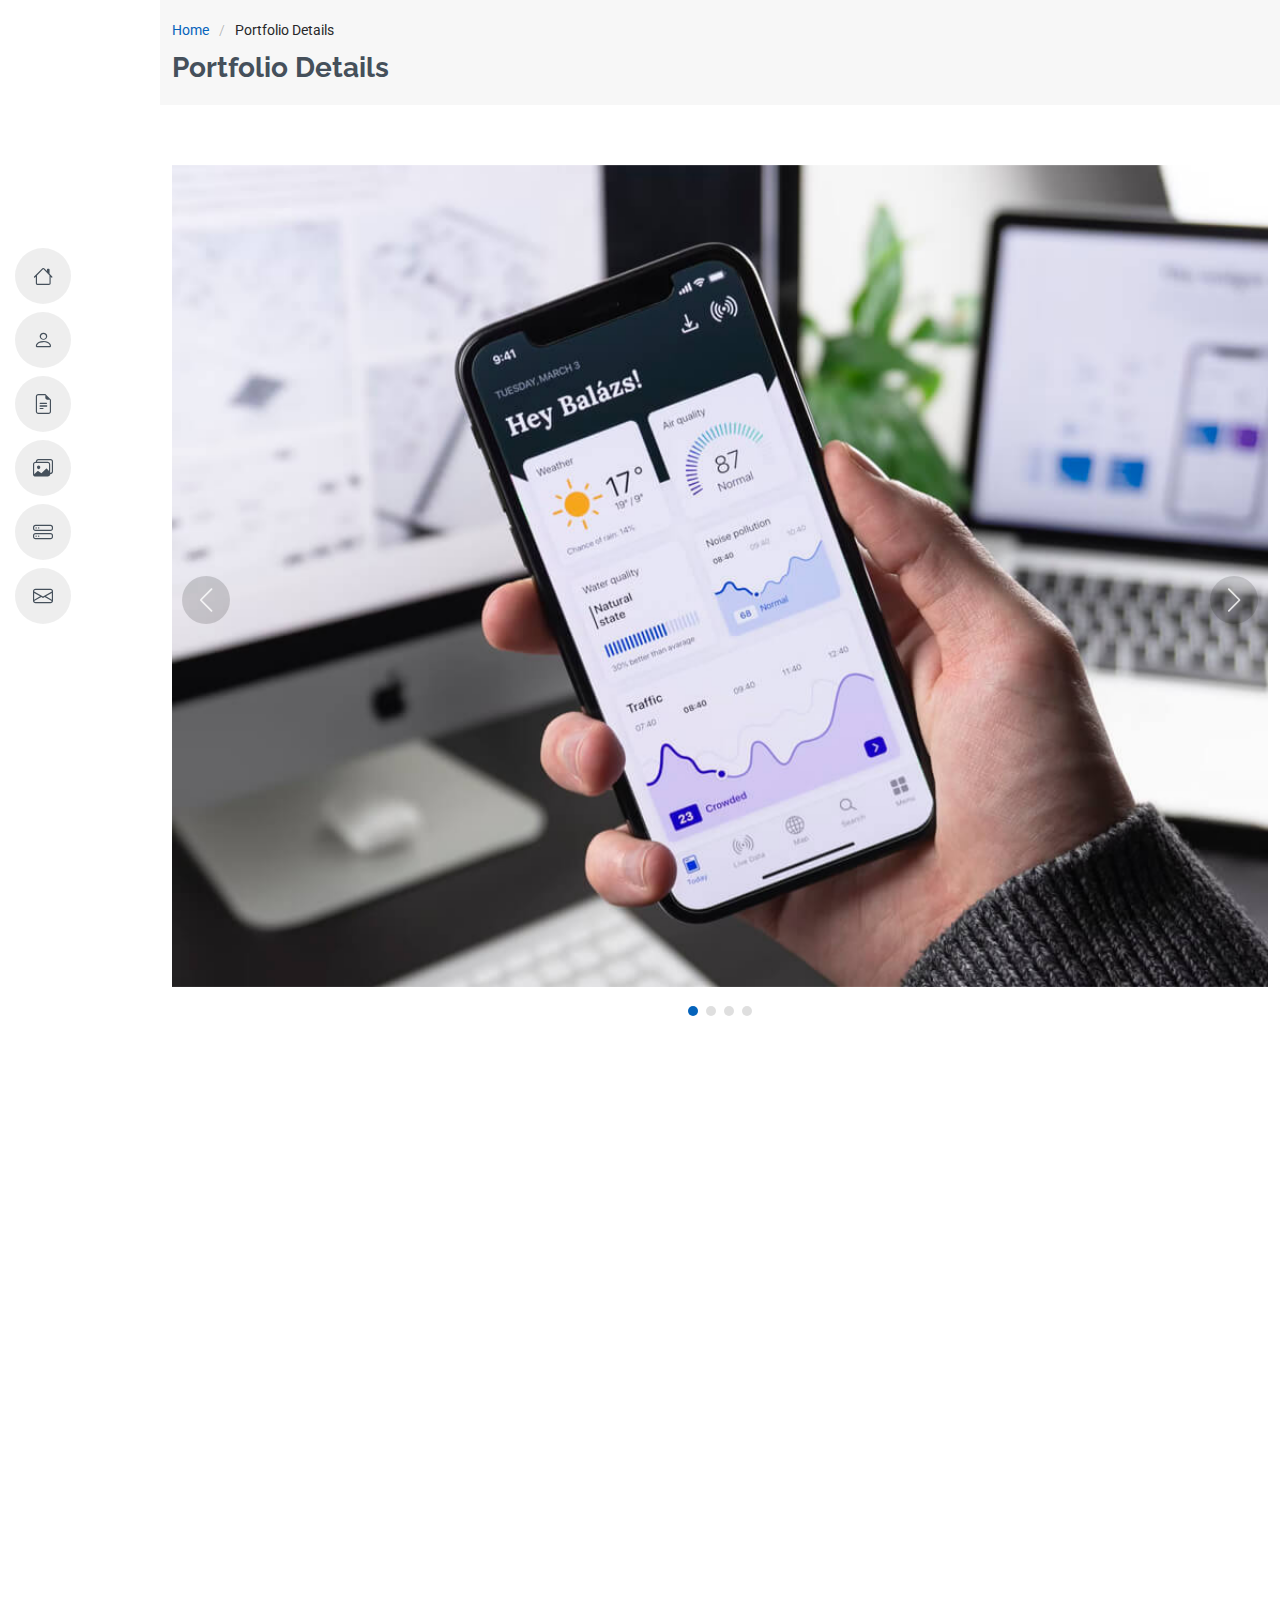
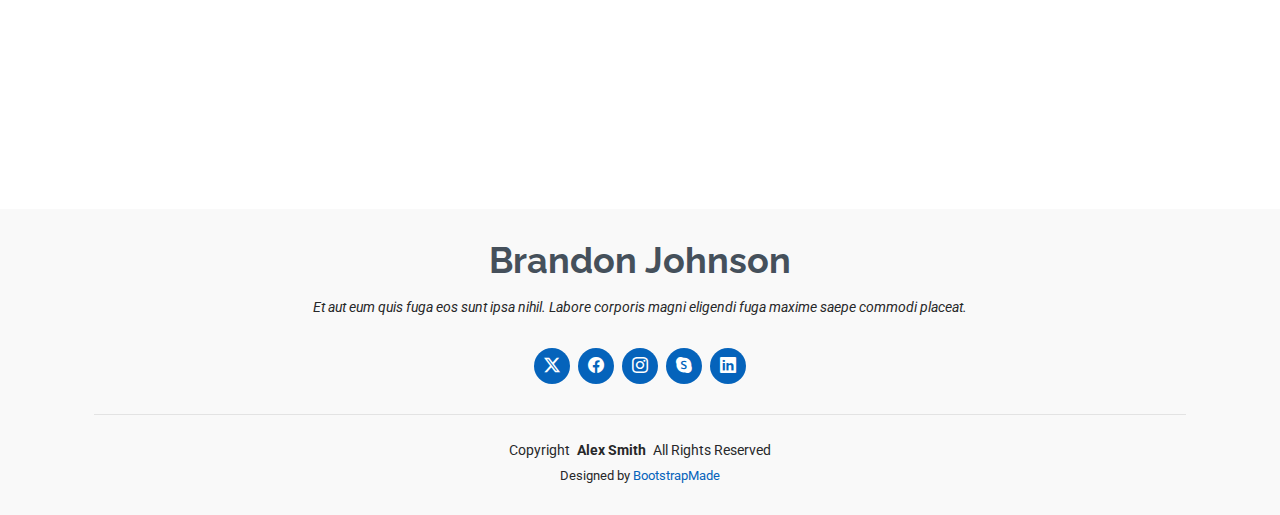
<file: portfolio-details.html>
<!DOCTYPE html>
<html lang="en">

<head>
  <meta charset="utf-8">
  <meta content="width=device-width, initial-scale=1.0" name="viewport">
  <title>Portfolio Details - MyResume Bootstrap Template</title>
  <meta content="" name="description">
  <meta content="" name="keywords">

  <!-- Favicons -->
  <link href="assets/img/favicon.png" rel="icon">
  <link href="assets/img/apple-touch-icon.png" rel="apple-touch-icon">

  <!-- Fonts -->
  <link href="https://fonts.googleapis.com" rel="preconnect">
  <link href="https://fonts.gstatic.com" rel="preconnect" crossorigin>
  <link href="https://fonts.googleapis.com/css2?family=Roboto:ital,wght@0,100;0,300;0,400;0,500;0,700;0,900;1,100;1,300;1,400;1,500;1,700;1,900&family=Poppins:ital,wght@0,100;0,200;0,300;0,400;0,500;0,600;0,700;0,800;0,900;1,100;1,200;1,300;1,400;1,500;1,600;1,700;1,800;1,900&family=Raleway:ital,wght@0,100;0,200;0,300;0,400;0,500;0,600;0,700;0,800;0,900;1,100;1,200;1,300;1,400;1,500;1,600;1,700;1,800;1,900&display=swap" rel="stylesheet">

  <!-- Vendor CSS Files -->
  <link href="assets/vendor/bootstrap/css/bootstrap.min.css" rel="stylesheet">
  <link href="assets/vendor/bootstrap-icons/bootstrap-icons.css" rel="stylesheet">
  <link href="assets/vendor/aos/aos.css" rel="stylesheet">
  <link href="assets/vendor/glightbox/css/glightbox.min.css" rel="stylesheet">
  <link href="assets/vendor/swiper/swiper-bundle.min.css" rel="stylesheet">

  <!-- Main CSS File -->
  <link href="assets/css/main.css" rel="stylesheet">

  <!-- =======================================================
  * Template Name: MyResume
  * Template URL: https://bootstrapmade.com/free-html-bootstrap-template-my-resume/
  * Updated: Jun 29 2024 with Bootstrap v5.3.3
  * Author: BootstrapMade.com
  * License: https://bootstrapmade.com/license/
  ======================================================== -->
</head>

<body class="portfolio-details-page">

  <header id="header" class="header d-flex flex-column justify-content-center">

    <i class="header-toggle d-xl-none bi bi-list"></i>

    <nav id="navmenu" class="navmenu">
      <ul>
        <li><a href="#hero"><i class="bi bi-house navicon"></i><span>Home</span></a></li>
        <li><a href="#about"><i class="bi bi-person navicon"></i><span>About</span></a></li>
        <li><a href="#resume"><i class="bi bi-file-earmark-text navicon"></i><span>Resume</span></a></li>
        <li><a href="#portfolio"><i class="bi bi-images navicon"></i><span>Portfolio</span></a></li>
        <li><a href="#services"><i class="bi bi-hdd-stack navicon"></i><span>Services</span></a></li>
        <li><a href="#contact"><i class="bi bi-envelope navicon"></i><span>Contact</span></a></li>
      </ul>
    </nav>

  </header>

  <main class="main">

    <!-- Page Title -->
    <div class="page-title" data-aos="fade">
      <div class="container">
        <nav class="breadcrumbs">
          <ol>
            <li><a href="index.html">Home</a></li>
            <li class="current">Portfolio Details</li>
          </ol>
        </nav>
        <h1>Portfolio Details</h1>
      </div>
    </div><!-- End Page Title -->

    <!-- Portfolio Details Section -->
    <section id="portfolio-details" class="portfolio-details section">

      <div class="container" data-aos="fade-up">

        <div class="portfolio-details-slider swiper init-swiper">
          <script type="application/json" class="swiper-config">
            {
              "loop": true,
              "speed": 600,
              "autoplay": {
                "delay": 5000
              },
              "slidesPerView": "auto",
              "navigation": {
                "nextEl": ".swiper-button-next",
                "prevEl": ".swiper-button-prev"
              },
              "pagination": {
                "el": ".swiper-pagination",
                "type": "bullets",
                "clickable": true
              }
            }
          </script>
          <div class="swiper-wrapper align-items-center">

            <div class="swiper-slide">
              <img src="assets/img/portfolio/app-1.jpg" alt="">
            </div>

            <div class="swiper-slide">
              <img src="assets/img/portfolio/product-1.jpg" alt="">
            </div>

            <div class="swiper-slide">
              <img src="assets/img/portfolio/branding-1.jpg" alt="">
            </div>

            <div class="swiper-slide">
              <img src="assets/img/portfolio/books-1.jpg" alt="">
            </div>

          </div>
          <div class="swiper-button-prev"></div>
          <div class="swiper-button-next"></div>
          <div class="swiper-pagination"></div>
        </div>

        <div class="row justify-content-between gy-4 mt-4">

          <div class="col-lg-8" data-aos="fade-up">
            <div class="portfolio-description">
              <h2>This is an example of portfolio details</h2>
              <p>
                Autem ipsum nam porro corporis rerum. Quis eos dolorem eos itaque inventore commodi labore quia quia. Exercitationem repudiandae officiis neque suscipit non officia eaque itaque enim. Voluptatem officia accusantium nesciunt est omnis tempora consectetur dignissimos. Sequi nulla at esse enim cum deserunt eius.
              </p>
              <p>
                Amet consequatur qui dolore veniam voluptatem voluptatem sit. Non aspernatur atque natus ut cum nam et. Praesentium error dolores rerum minus sequi quia veritatis eum. Eos et doloribus doloremque nesciunt molestiae laboriosam.
              </p>

              <div class="testimonial-item">
                <p>
                  <i class="bi bi-quote quote-icon-left"></i>
                  <span>Export tempor illum tamen malis malis eram quae irure esse labore quem cillum quid cillum eram malis quorum velit fore eram velit sunt aliqua noster fugiat irure amet legam anim culpa.</span>
                  <i class="bi bi-quote quote-icon-right"></i>
                </p>
                <div>
                  <img src="assets/img/testimonials/testimonials-2.jpg" class="testimonial-img" alt="">
                  <h3>Sara Wilsson</h3>
                  <h4>Designer</h4>
                </div>
              </div>

              <p>
                Impedit ipsum quae et aliquid doloribus et voluptatem quasi. Perspiciatis occaecati earum et magnam animi. Quibusdam non qui ea vitae suscipit vitae sunt. Repudiandae incidunt cumque minus deserunt assumenda tempore. Delectus voluptas necessitatibus est.
              </p>

              <p>
                Sunt voluptatum sapiente facilis quo odio aut ipsum repellat debitis. Molestiae et autem libero. Explicabo et quod necessitatibus similique quis dolor eum. Numquam eaque praesentium rem et qui nesciunt.
              </p>

            </div>
          </div>

          <div class="col-lg-3" data-aos="fade-up" data-aos-delay="100">
            <div class="portfolio-info">
              <h3>Project information</h3>
              <ul>
                <li><strong>Category</strong> Web design</li>
                <li><strong>Client</strong> ASU Company</li>
                <li><strong>Project date</strong> 01 March, 2020</li>
                <li><strong>Project URL</strong> <a href="#">www.example.com</a></li>
                <li><a href="#" class="btn-visit align-self-start">Visit Website</a></li>
              </ul>
            </div>
          </div>

        </div>

      </div>

    </section><!-- /Portfolio Details Section -->

  </main>

  <footer id="footer" class="footer position-relative light-background">
    <div class="container">
      <h3 class="sitename">Brandon Johnson</h3>
      <p>Et aut eum quis fuga eos sunt ipsa nihil. Labore corporis magni eligendi fuga maxime saepe commodi placeat.</p>
      <div class="social-links d-flex justify-content-center">
        <a href=""><i class="bi bi-twitter-x"></i></a>
        <a href=""><i class="bi bi-facebook"></i></a>
        <a href=""><i class="bi bi-instagram"></i></a>
        <a href=""><i class="bi bi-skype"></i></a>
        <a href=""><i class="bi bi-linkedin"></i></a>
      </div>
      <div class="container">
        <div class="copyright">
          <span>Copyright</span> <strong class="px-1 sitename">Alex Smith</strong> <span>All Rights Reserved</span>
        </div>
        <div class="credits">
          <!-- All the links in the footer should remain intact. -->
          <!-- You can delete the links only if you've purchased the pro version. -->
          <!-- Licensing information: https://bootstrapmade.com/license/ -->
          <!-- Purchase the pro version with working PHP/AJAX contact form: [buy-url] -->
          Designed by <a href="https://bootstrapmade.com/">BootstrapMade</a>
        </div>
      </div>
    </div>
  </footer>

  <!-- Scroll Top -->
  <a href="#" id="scroll-top" class="scroll-top d-flex align-items-center justify-content-center"><i class="bi bi-arrow-up-short"></i></a>

  <!-- Preloader -->
  <div id="preloader"></div>

  <!-- Vendor JS Files -->
  <script src="assets/vendor/bootstrap/js/bootstrap.bundle.min.js"></script>
  <script src="assets/vendor/php-email-form/validate.js"></script>
  <script src="assets/vendor/aos/aos.js"></script>
  <script src="assets/vendor/typed.js/typed.umd.js"></script>
  <script src="assets/vendor/purecounter/purecounter_vanilla.js"></script>
  <script src="assets/vendor/waypoints/noframework.waypoints.js"></script>
  <script src="assets/vendor/glightbox/js/glightbox.min.js"></script>
  <script src="assets/vendor/imagesloaded/imagesloaded.pkgd.min.js"></script>
  <script src="assets/vendor/isotope-layout/isotope.pkgd.min.js"></script>
  <script src="assets/vendor/swiper/swiper-bundle.min.js"></script>

  <!-- Main JS File -->
  <script src="assets/js/main.js"></script>

</body>

</html>
</file>
<file: assets/css/main.css>
/**
* Template Name: MyResume
* Template URL: https://bootstrapmade.com/free-html-bootstrap-template-my-resume/
* Updated: Jun 29 2024 with Bootstrap v5.3.3
* Author: BootstrapMade.com
* License: https://bootstrapmade.com/license/
*/

/*--------------------------------------------------------------
# Font & Color Variables
# Help: https://bootstrapmade.com/color-system/
--------------------------------------------------------------*/
/* Fonts */
:root {
  --default-font: "Roboto",  system-ui, -apple-system, "Segoe UI", Roboto, "Helvetica Neue", Arial, "Noto Sans", "Liberation Sans", sans-serif, "Apple Color Emoji", "Segoe UI Emoji", "Segoe UI Symbol", "Noto Color Emoji";
  --heading-font: "Raleway",  sans-serif;
  --nav-font: "Poppins",  sans-serif;
}

/* Global Colors - The following color variables are used throughout the website. Updating them here will change the color scheme of the entire website */
:root { 
  --background-color: #ffffff; /* Background color for the entire website, including individual sections */
  --default-color: #272829; /* Default color used for the majority of the text content across the entire website */
  --heading-color: #45505b; /* Color for headings, subheadings and title throughout the website */
  --accent-color: #0563bb; /* Accent color that represents your brand on the website. It's used for buttons, links, and other elements that need to stand out */
  --surface-color: #ffffff; /* The surface color is used as a background of boxed elements within sections, such as cards, icon boxes, or other elements that require a visual separation from the global background. */
  --contrast-color: #ffffff; /* Contrast color for text, ensuring readability against backgrounds of accent, heading, or default colors. */
}

/* Nav Menu Colors - The following color variables are used specifically for the navigation menu. They are separate from the global colors to allow for more customization options */
:root {
  --nav-color: #45505b;  /* The default color of the main navmenu links */
  --nav-hover-color: #0563bb; /* Applied to main navmenu links when they are hovered over or active */
  --nav-mobile-background-color: #ffffff; /* Used as the background color for mobile navigation menu */
  --nav-dropdown-background-color: #ffffff; /* Used as the background color for dropdown items that appear when hovering over primary navigation items */
  --nav-dropdown-color: #212529; /* Used for navigation links of the dropdown items in the navigation menu. */
  --nav-dropdown-hover-color: #0563bb; /* Similar to --nav-hover-color, this color is applied to dropdown navigation links when they are hovered over. */
}

/* Color Presets - These classes override global colors when applied to any section or element, providing reuse of the sam color scheme. */

.light-background {
  --background-color: #f9f9f9;
  --surface-color: #ffffff;
}

.dark-background {
  --background-color: #060606;
  --default-color: #ffffff;
  --heading-color: #ffffff;
  --surface-color: #252525;
  --contrast-color: #ffffff;
}

/* Smooth scroll */
:root {
  scroll-behavior: smooth;
}

/*--------------------------------------------------------------
# General Styling & Shared Classes
--------------------------------------------------------------*/
body {
  color: var(--default-color);
  background-color: var(--background-color);
  font-family: var(--default-font);
}

a {
  color: var(--accent-color);
  text-decoration: none;
  transition: 0.3s;
}

a:hover {
  color: color-mix(in srgb, var(--accent-color), transparent 25%);
  text-decoration: none;
}

h1,
h2,
h3,
h4,
h5,
h6 {
  color: var(--heading-color);
  font-family: var(--heading-font);
}

/* PHP Email Form Messages
------------------------------*/
.php-email-form .error-message {
  display: none;
  background: #df1529;
  color: #ffffff;
  text-align: left;
  padding: 15px;
  margin-bottom: 24px;
  font-weight: 600;
}

.php-email-form .sent-message {
  display: none;
  color: #ffffff;
  background: #059652;
  text-align: center;
  padding: 15px;
  margin-bottom: 24px;
  font-weight: 600;
}

.php-email-form .loading {
  display: none;
  background: var(--surface-color);
  text-align: center;
  padding: 15px;
  margin-bottom: 24px;
}

.php-email-form .loading:before {
  content: "";
  display: inline-block;
  border-radius: 50%;
  width: 24px;
  height: 24px;
  margin: 0 10px -6px 0;
  border: 3px solid var(--accent-color);
  border-top-color: var(--surface-color);
  animation: php-email-form-loading 1s linear infinite;
}

@keyframes php-email-form-loading {
  0% {
    transform: rotate(0deg);
  }

  100% {
    transform: rotate(360deg);
  }
}

/*--------------------------------------------------------------
# Global Header
--------------------------------------------------------------*/
.header {
  color: var(--default-color);
  position: fixed;
  top: 0;
  left: 0;
  bottom: 0;
  padding: 0 15px;
  transition: all ease-in-out 0.3s;
  overflow-y: auto;
  z-index: 997;
  min-width: 200px;
}

@media (max-width: 1199px) {
  .header {
    background-color: var(--background-color);
    border-right: 1px solid color-mix(in srgb, var(--default-color), transparent 90%);
    width: 300px;
    left: -100%;
  }
}

@media (min-width: 1200px) and (max-width: 1600px) {
  .header~main {
    margin-left: 160px;
  }

  .header~main .hero {
    margin-left: -160px;
    width: 100vw;
  }
}

.header.header-show {
  left: 0;
}

.header .header-toggle {
  color: var(--contrast-color);
  background-color: var(--accent-color);
  font-size: 22px;
  display: flex;
  align-items: center;
  justify-content: center;
  width: 40px;
  height: 40px;
  border-radius: 50%;
  cursor: pointer;
  position: fixed;
  top: 15px;
  right: 15px;
  z-index: 9999;
  transition: background-color 0.3s;
}

.header .header-toggle:hover {
  color: var(--contrast-color);
  background-color: color-mix(in srgb, var(--accent-color) 90%, white 15%);
}

/*--------------------------------------------------------------
# Navigation Menu
--------------------------------------------------------------*/
.navmenu {
  padding: 0;
  z-index: 9997;
}

.navmenu ul {
  list-style: none;
  padding: 0 0 20px 0;
  margin: 0;
  width: 140px;
}

.navmenu a,
.navmenu a:focus {
  color: var(--nav-color);
  font-family: var(--nav-font);
  display: flex;
  align-items: center;
  padding: 10px 18px;
  margin-bottom: 8px;
  font-size: 15px;
  border-radius: 50px;
  background: color-mix(in srgb, var(--default-color), transparent 92%);
  height: 56px;
  width: 100%;
  overflow: hidden;
  transition: 0.3s;
}

.navmenu a i,
.navmenu a:focus i {
  font-size: 20px;
}

.navmenu a span,
.navmenu a:focus span {
  padding: 0 5px 0 7px;
}

@media (min-width: 992px) {

  .navmenu a,
  .navmenu a:focus {
    max-width: 56px;
  }

  .navmenu a span,
  .navmenu a:focus span {
    display: none;
  }
}

.navmenu a:hover,
.navmenu .active,
.navmenu .active:focus,
.navmenu li:hover>a {
  color: var(--contrast-color);
  background: var(--nav-hover-color);
}

.navmenu a:hover,
.navmenu li:hover>a {
  max-width: 100%;
  color: var(--contrast-color);
}

.navmenu a:hover span,
.navmenu li:hover>a span {
  display: block;
}

/*--------------------------------------------------------------
# Global Footer
--------------------------------------------------------------*/
.footer {
  color: var(--default-color);
  background-color: var(--background-color);
  font-size: 14px;
  text-align: center;
  padding: 30px 0;
  position: relative;
}

.footer h3 {
  font-size: 36px;
  font-weight: 700;
  position: relative;
  padding: 0;
  margin: 0 0 15px 0;
}

.footer p {
  font-size: 15;
  font-style: italic;
  padding: 0;
  margin: 0 0 30px 0;
}

.footer .social-links {
  margin: 0 0 30px 0;
}

.footer .social-links a {
  font-size: 16px;
  display: flex;
  align-items: center;
  justify-content: center;
  background: var(--accent-color);
  color: var(--contrast-color);
  line-height: 1;
  margin: 0 4px;
  border-radius: 50%;
  text-align: center;
  width: 36px;
  height: 36px;
  transition: 0.3s;
}

.footer .social-links a:hover {
  background: color-mix(in srgb, var(--accent-color), transparent 20%);
  text-decoration: none;
}

.footer .copyright {
  padding-top: 25px;
  border-top: 1px solid color-mix(in srgb, var(--default-color), transparent 90%);
}

.footer .credits {
  font-size: 13px;
  padding-top: 5px;
}

/*--------------------------------------------------------------
# Preloader
--------------------------------------------------------------*/
#preloader {
  position: fixed;
  inset: 0;
  z-index: 999999;
  overflow: hidden;
  background: var(--background-color);
  transition: all 0.6s ease-out;
}

#preloader:before {
  content: "";
  position: fixed;
  top: calc(50% - 30px);
  left: calc(50% - 30px);
  border: 6px solid #ffffff;
  border-color: var(--accent-color) transparent var(--accent-color) transparent;
  border-radius: 50%;
  width: 60px;
  height: 60px;
  animation: animate-preloader 1.5s linear infinite;
}

@keyframes animate-preloader {
  0% {
    transform: rotate(0deg);
  }

  100% {
    transform: rotate(360deg);
  }
}

/*--------------------------------------------------------------
# Scroll Top Button
--------------------------------------------------------------*/
.scroll-top {
  position: fixed;
  visibility: hidden;
  opacity: 0;
  right: 15px;
  bottom: -15px;
  z-index: 99999;
  background-color: var(--accent-color);
  width: 44px;
  height: 44px;
  border-radius: 50px;
  transition: all 0.4s;
}

.scroll-top i {
  font-size: 24px;
  color: var(--contrast-color);
  line-height: 0;
}

.scroll-top:hover {
  background-color: color-mix(in srgb, var(--accent-color), transparent 20%);
  color: var(--contrast-color);
}

.scroll-top.active {
  visibility: visible;
  opacity: 1;
  bottom: 15px;
}

/*--------------------------------------------------------------
# Disable aos animation delay on mobile devices
--------------------------------------------------------------*/
@media screen and (max-width: 768px) {
  [data-aos-delay] {
    transition-delay: 0 !important;
  }
}

/*--------------------------------------------------------------
# Global Page Titles & Breadcrumbs
--------------------------------------------------------------*/
.page-title {
  --background-color: color-mix(in srgb, var(--default-color), transparent 96%);
  color: var(--default-color);
  background-color: var(--background-color);
  padding: 20px 0;
  position: relative;
}

.page-title h1 {
  font-size: 28px;
  font-weight: 700;
  margin: 0;
}

.page-title .breadcrumbs ol {
  display: flex;
  flex-wrap: wrap;
  list-style: none;
  padding: 0 0 10px 0;
  margin: 0;
  font-size: 14px;
  font-weight: 400;
}

.page-title .breadcrumbs ol li+li {
  padding-left: 10px;
}

.page-title .breadcrumbs ol li+li::before {
  content: "/";
  display: inline-block;
  padding-right: 10px;
  color: color-mix(in srgb, var(--default-color), transparent 70%);
}

/*--------------------------------------------------------------
# Global Sections
--------------------------------------------------------------*/
section,
.section {
  color: var(--default-color);
  background-color: var(--background-color);
  padding: 60px 0;
  overflow: clip;
}

/*--------------------------------------------------------------
# Global Section Titles
--------------------------------------------------------------*/
.section-title {
  text-align: center;
  padding-bottom: 60px;
  position: relative;
}

.section-title h2 {
  font-size: 32px;
  font-weight: 700;
  margin-bottom: 20px;
  padding-bottom: 20px;
  position: relative;
}

.section-title h2:before {
  content: "";
  position: absolute;
  display: block;
  width: 160px;
  height: 1px;
  background: color-mix(in srgb, var(--default-color), transparent 60%);
  left: 0;
  right: 0;
  bottom: 1px;
  margin: auto;
}

.section-title h2::after {
  content: "";
  position: absolute;
  display: block;
  width: 60px;
  height: 3px;
  background: var(--accent-color);
  left: 0;
  right: 0;
  bottom: 0;
  margin: auto;
}

.section-title p {
  margin-bottom: 0;
}

/*--------------------------------------------------------------
# Hero Section
--------------------------------------------------------------*/
.hero {
  width: 100%;
  min-height: 100vh;
  position: relative;
  padding: 80px 0;
  display: flex;
  align-items: center;
  justify-content: center;
}

.hero img {
  position: absolute;
  inset: 0;
  display: block;
  width: 100%;
  height: 100%;
  object-fit: cover;
  z-index: 1;
}

.hero:before {
  content: "";
  background: color-mix(in srgb, var(--background-color), transparent 30%);
  position: absolute;
  inset: 0;
  z-index: 2;
}

.hero .container {
  position: relative;
  z-index: 3;
}

.hero h2 {
  margin: 0;
  font-size: 64px;
  font-weight: 700;
}

.hero p {
  margin: 5px 0 0 0;
  font-size: 26px;
}

.hero p span {
  letter-spacing: 1px;
  border-bottom: 2px solid var(--accent-color);
}

.hero .social-links {
  margin-top: 25px;
}

.hero .social-links a {
  font-size: 20px;
  display: inline-block;
  color: color-mix(in srgb, var(--default-color), transparent 30%);
  line-height: 1;
  margin-right: 20px;
  transition: 0.3s;
}

.hero .social-links a:hover {
  color: var(--accent-color);
}

@media (max-width: 768px) {
  .hero h2 {
    font-size: 32px;
  }

  .hero p {
    font-size: 20px;
  }
}

/*--------------------------------------------------------------
# About Section
--------------------------------------------------------------*/
.about .content h2 {
  font-weight: 700;
  font-size: 24px;
}

.about .content ul {
  list-style: none;
  padding: 0;
}

.about .content ul li {
  margin-bottom: 20px;
  display: flex;
  align-items: center;
}

.about .content ul strong {
  margin-right: 10px;
}

.about .content ul i {
  font-size: 16px;
  margin-right: 5px;
  color: var(--accent-color);
  line-height: 0;
}

/*--------------------------------------------------------------
# Stats Section
--------------------------------------------------------------*/
.stats i {
  background-color: var(--accent-color);
  color: var(--contrast-color);
  width: 54px;
  height: 54px;
  font-size: 24px;
  border-radius: 50px;
  display: inline-flex;
  align-items: center;
  justify-content: center;
  position: relative;
  z-index: 1;
}

.stats .stats-item {
  margin-top: 10px;
  width: 100%;
  position: relative;
  text-align: center;
  z-index: 0;
}

.stats .stats-item span {
  font-size: 36px;
  display: block;
  font-weight: 700;
  color: color-mix(in srgb, var(--default-color), transparent 20%);
}

.stats .stats-item p {
  padding: 0;
  margin: 0;
  color: color-mix(in srgb, var(--default-color), transparent 50%);
  font-size: 16px;
}

/*--------------------------------------------------------------
# Skills Section
--------------------------------------------------------------*/
.skills .progress {
  height: 60px;
  display: block;
  background: none;
  border-radius: 0;
}

.skills .progress .skill {
  color: var(--heading-color);
  padding: 0;
  margin: 0 0 6px 0;
  text-transform: uppercase;
  display: block;
  font-weight: 600;
  font-family: var(--heading-font);
}

.skills .progress .skill .val {
  float: right;
  font-style: normal;
}

.skills .progress-bar-wrap {
  background: color-mix(in srgb, var(--default-color), transparent 90%);
  height: 10px;
}

.skills .progress-bar {
  width: 1px;
  height: 10px;
  transition: 0.9s;
  background-color: var(--accent-color);
}
/* Skills Section Styling */
.skill-item {
  text-decoration: none;
  color: inherit;
  transition: transform 0.3s, box-shadow 0.3s;
}

.skill-item:hover {
  transform: translateY(-5px);
  box-shadow: 0 4px 8px rgba(0, 0, 0, 0.2);
}

.skill-icon {
  width: 60px;
  height: 60px;
  object-fit: contain;
}

@media (min-width: 576px) {
  .skill-icon {
    width: 70px;
    height: 70px;
  }
}

@media (min-width: 768px) {
  .skill-icon {
    width: 80px;
    height: 80px;
  }
}

@media (min-width: 992px) {
  .skill-icon {
    width: 90px;
    height: 90px;
  }
}

/*--------------------------------------------------------------
# Resume Section
--------------------------------------------------------------*/
.resume .resume-title {
  color: var(--heading-color);
  font-size: 26px;
  font-weight: 700;
  margin-top: 20px;
  margin-bottom: 20px;
}

.resume .resume-item {
  padding: 0 0 20px 20px;
  margin-top: -2px;
  border-left: 2px solid var(--accent-color);
  position: relative;
}

.resume .resume-item h4 {
  line-height: 18px;
  font-size: 18px;
  font-weight: 600;
  text-transform: uppercase;
  color: color-mix(in srgb, var(--default-color), transparent 20%);
  margin-bottom: 10px;
}

.resume .resume-item h5 {
  font-size: 16px;
  padding: 5px 15px;
  display: inline-block;
  font-weight: 600;
  margin-bottom: 10px;
}

.resume .resume-item ul {
  padding-left: 20px;
}

.resume .resume-item ul li {
  padding-bottom: 10px;
}

.resume .resume-item:last-child {
  padding-bottom: 0;
}

.resume .resume-item::before {
  content: "";
  position: absolute;
  width: 16px;
  height: 16px;
  border-radius: 50px;
  left: -9px;
  top: 0;
  background: var(--background-color);
  border: 2px solid var(--accent-color);
}

/*--------------------------------------------------------------
# Portfolio Section
--------------------------------------------------------------*/
.portfolio .portfolio-filters {
  padding: 0;
  margin: 0 auto 20px auto;
  list-style: none;
  text-align: center;
}

.portfolio .portfolio-filters li {
  cursor: pointer;
  display: inline-block;
  padding: 8px 20px 10px 20px;
  margin: 0;
  font-size: 15px;
  font-weight: 500;
  line-height: 1;
  margin-bottom: 5px;
  border-radius: 50px;
  transition: all 0.3s ease-in-out;
  font-family: var(--heading-font);
}

.portfolio .portfolio-filters li:hover,
.portfolio .portfolio-filters li.filter-active {
  color: var(--contrast-color);
  background-color: var(--accent-color);
}

.portfolio .portfolio-filters li:first-child {
  margin-left: 0;
}

.portfolio .portfolio-filters li:last-child {
  margin-right: 0;
}

@media (max-width: 575px) {
  .portfolio .portfolio-filters li {
    font-size: 14px;
    margin: 0 0 10px 0;
  }
}

.portfolio .portfolio-item {
  position: relative;
  overflow: hidden;
}

.portfolio .portfolio-item .portfolio-info {
  opacity: 0;
  position: absolute;
  left: 12px;
  right: 12px;
  bottom: -100%;
  z-index: 3;
  transition: all ease-in-out 0.5s;
  background: color-mix(in srgb, var(--background-color), transparent 10%);
  padding: 15px;
}

.portfolio .portfolio-item .portfolio-info h4 {
  font-size: 18px;
  font-weight: 600;
  padding-right: 50px;
}

.portfolio .portfolio-item .portfolio-info p {
  color: color-mix(in srgb, var(--default-color), transparent 30%);
  font-size: 14px;
  margin-bottom: 0;
  padding-right: 50px;
}

.portfolio .portfolio-item .portfolio-info .preview-link,
.portfolio .portfolio-item .portfolio-info .details-link {
  position: absolute;
  right: 50px;
  font-size: 24px;
  top: calc(50% - 14px);
  color: color-mix(in srgb, var(--default-color), transparent 30%);
  transition: 0.3s;
  line-height: 0;
}

.portfolio .portfolio-item .portfolio-info .preview-link:hover,
.portfolio .portfolio-item .portfolio-info .details-link:hover {
  color: var(--accent-color);
}

.portfolio .portfolio-item .portfolio-info .details-link {
  right: 14px;
  font-size: 28px;
}

.portfolio .portfolio-item:hover .portfolio-info {
  opacity: 1;
  bottom: 0;
}

/*--------------------------------------------------------------
# Services Section
--------------------------------------------------------------*/
.services .service-item {
  background-color: var(--surface-color);
  box-shadow: 0px 5px 90px 0px rgba(0, 0, 0, 0.1);
  height: 100%;
  padding: 60px 30px;
  text-align: center;
  transition: 0.3s;
  border-radius: 5px;
}

.services .service-item .icon {
  margin: 0 auto;
  width: 100px;
  height: 100px;
  display: flex;
  align-items: center;
  justify-content: center;
  transition: ease-in-out 0.3s;
  position: relative;
}

.services .service-item .icon i {
  font-size: 36px;
  transition: 0.5s;
  position: relative;
}

.services .service-item .icon svg {
  position: absolute;
  top: 0;
  left: 0;
}

.services .service-item .icon svg path {
  transition: 0.5s;
  fill: color-mix(in srgb, var(--default-color), transparent 95%);
}

.services .service-item h3 {
  font-weight: 700;
  margin: 10px 0 15px 0;
  font-size: 22px;
}

.services .service-item p {
  line-height: 24px;
  font-size: 14px;
  margin-bottom: 0;
}

.services .service-item:hover {
  box-shadow: 0px 5px 35px 0px rgba(0, 0, 0, 0.1);
}

.services .service-item.item-cyan i {
  color: #0dcaf0;
}

.services .service-item.item-cyan:hover .icon i {
  color: #fff;
}

.services .service-item.item-cyan:hover .icon path {
  fill: #0dcaf0;
}

.services .service-item.item-orange i {
  color: #fd7e14;
}

.services .service-item.item-orange:hover .icon i {
  color: #fff;
}

.services .service-item.item-orange:hover .icon path {
  fill: #fd7e14;
}

.services .service-item.item-teal i {
  color: #20c997;
}

.services .service-item.item-teal:hover .icon i {
  color: #fff;
}

.services .service-item.item-teal:hover .icon path {
  fill: #20c997;
}

.services .service-item.item-red i {
  color: #df1529;
}

.services .service-item.item-red:hover .icon i {
  color: #fff;
}

.services .service-item.item-red:hover .icon path {
  fill: #df1529;
}

.services .service-item.item-indigo i {
  color: #6610f2;
}

.services .service-item.item-indigo:hover .icon i {
  color: #fff;
}

.services .service-item.item-indigo:hover .icon path {
  fill: #6610f2;
}

.services .service-item.item-pink i {
  color: #f3268c;
}

.services .service-item.item-pink:hover .icon i {
  color: #fff;
}

.services .service-item.item-pink:hover .icon path {
  fill: #f3268c;
}

/*--------------------------------------------------------------
# Testimonials Section
--------------------------------------------------------------*/
.testimonials .testimonials-carousel,
.testimonials .testimonials-slider {
  overflow: hidden;
}

.testimonials .testimonial-item .testimonial-content {
  border-left: 3px solid var(--accent-color);
  padding-left: 30px;
}

.testimonials .testimonial-item .testimonial-img {
  border-radius: 50%;
  border: 4px solid var(--background-color);
  margin: 0 auto;
}

.testimonials .testimonial-item h3 {
  font-size: 20px;
  font-weight: bold;
  margin: 10px 0 5px 0;
}

.testimonials .testimonial-item h4 {
  font-size: 14px;
  color: color-mix(in srgb, var(--default-color), transparent 40%);
  margin: 0 0 10px 0;
}

.testimonials .testimonial-item .stars i {
  color: #ffc107;
  margin: 0 1px;
}

.testimonials .testimonial-item .quote-icon-left,
.testimonials .testimonial-item .quote-icon-right {
  color: color-mix(in srgb, var(--accent-color), transparent 50%);
  font-size: 26px;
  line-height: 0;
}

.testimonials .testimonial-item .quote-icon-left {
  display: inline-block;
  left: -5px;
  position: relative;
}

.testimonials .testimonial-item .quote-icon-right {
  display: inline-block;
  right: -5px;
  position: relative;
  top: 10px;
  transform: scale(-1, -1);
}

.testimonials .testimonial-item p {
  font-style: italic;
}

.testimonials .swiper-wrapper {
  height: auto;
}

.testimonials .swiper-pagination {
  margin-top: 30px;
  position: relative;
}

.testimonials .swiper-pagination .swiper-pagination-bullet {
  width: 12px;
  height: 12px;
  background-color: color-mix(in srgb, var(--default-color), transparent 85%);
  opacity: 1;
}

.testimonials .swiper-pagination .swiper-pagination-bullet-active {
  background-color: var(--accent-color);
}

/*--------------------------------------------------------------
# Contact Section
--------------------------------------------------------------*/
.contact .info-item+.info-item {
  margin-top: 40px;
}

.contact .info-item i {
  color: var(--accent-color);
  background: color-mix(in srgb, var(--accent-color), transparent 92%);
  font-size: 20px;
  width: 44px;
  height: 44px;
  display: flex;
  justify-content: center;
  align-items: center;
  border-radius: 50px;
  transition: all 0.3s ease-in-out;
  margin-right: 15px;
}

.contact .info-item h3 {
  padding: 0;
  font-size: 18px;
  font-weight: 700;
  margin-bottom: 5px;
}

.contact .info-item p {
  padding: 0;
  margin-bottom: 0;
  font-size: 14px;
}

.contact .info-item:hover i {
  background: var(--accent-color);
  color: var(--contrast-color);
}

.contact .php-email-form {
  height: 100%;
}

.contact .php-email-form input[type=text],
.contact .php-email-form input[type=email],
.contact .php-email-form textarea {
  font-size: 14px;
  padding: 10px 15px;
  box-shadow: none;
  border-radius: 0;
  color: var(--default-color);
  background-color: color-mix(in srgb, var(--background-color), transparent 50%);
  border-color: color-mix(in srgb, var(--default-color), transparent 80%);
}

.contact .php-email-form input[type=text]:focus,
.contact .php-email-form input[type=email]:focus,
.contact .php-email-form textarea:focus {
  border-color: var(--accent-color);
}

.contact .php-email-form input[type=text]::placeholder,
.contact .php-email-form input[type=email]::placeholder,
.contact .php-email-form textarea::placeholder {
  color: color-mix(in srgb, var(--default-color), transparent 70%);
}

.contact .php-email-form button[type=submit] {
  color: var(--contrast-color);
  background: var(--accent-color);
  border: 0;
  padding: 10px 30px;
  transition: 0.4s;
  border-radius: 50px;
}

.contact .php-email-form button[type=submit]:hover {
  background: color-mix(in srgb, var(--accent-color), transparent 25%);
}

/*--------------------------------------------------------------
# Portfolio Details Section
--------------------------------------------------------------*/
.portfolio-details .portfolio-details-slider img {
  width: 100%;
}

.portfolio-details .swiper-wrapper {
  height: auto;
}

.portfolio-details .swiper-button-prev,
.portfolio-details .swiper-button-next {
  width: 48px;
  height: 48px;
}

.portfolio-details .swiper-button-prev:after,
.portfolio-details .swiper-button-next:after {
  color: rgba(255, 255, 255, 0.8);
  background-color: rgba(0, 0, 0, 0.15);
  font-size: 24px;
  border-radius: 50%;
  width: 48px;
  height: 48px;
  display: flex;
  align-items: center;
  justify-content: center;
  transition: 0.3s;
}

.portfolio-details .swiper-button-prev:hover:after,
.portfolio-details .swiper-button-next:hover:after {
  background-color: rgba(0, 0, 0, 0.3);
}

@media (max-width: 575px) {

  .portfolio-details .swiper-button-prev,
  .portfolio-details .swiper-button-next {
    display: none;
  }
}

.portfolio-details .swiper-pagination {
  margin-top: 20px;
  position: relative;
}

.portfolio-details .swiper-pagination .swiper-pagination-bullet {
  width: 10px;
  height: 10px;
  background-color: color-mix(in srgb, var(--default-color), transparent 85%);
  opacity: 1;
}

.portfolio-details .swiper-pagination .swiper-pagination-bullet-active {
  background-color: var(--accent-color);
}

.portfolio-details .portfolio-info h3 {
  font-size: 22px;
  font-weight: 700;
  margin-bottom: 20px;
  padding-bottom: 20px;
  position: relative;
}

.portfolio-details .portfolio-info h3:after {
  content: "";
  position: absolute;
  display: block;
  width: 50px;
  height: 3px;
  background: var(--accent-color);
  left: 0;
  bottom: 0;
}

.portfolio-details .portfolio-info ul {
  list-style: none;
  padding: 0;
  font-size: 15px;
}

.portfolio-details .portfolio-info ul li {
  display: flex;
  flex-direction: column;
  padding-bottom: 15px;
}

.portfolio-details .portfolio-info ul strong {
  text-transform: uppercase;
  font-weight: 400;
  color: color-mix(in srgb, var(--default-color), transparent 50%);
  font-size: 14px;
}

.portfolio-details .portfolio-info .btn-visit {
  padding: 8px 40px;
  background: var(--accent-color);
  color: var(--contrast-color);
  border-radius: 50px;
  transition: 0.3s;
}

.portfolio-details .portfolio-info .btn-visit:hover {
  background: color-mix(in srgb, var(--accent-color), transparent 20%);
}

.portfolio-details .portfolio-description h2 {
  font-size: 26px;
  font-weight: 700;
  margin-bottom: 20px;
}

.portfolio-details .portfolio-description p {
  padding: 0;
}

.portfolio-details .portfolio-description .testimonial-item {
  padding: 30px 30px 0 30px;
  position: relative;
  background: color-mix(in srgb, var(--default-color), transparent 97%);
  margin-bottom: 50px;
}

.portfolio-details .portfolio-description .testimonial-item .testimonial-img {
  width: 90px;
  border-radius: 50px;
  border: 6px solid var(--background-color);
  float: left;
  margin: 0 10px 0 0;
}

.portfolio-details .portfolio-description .testimonial-item h3 {
  font-size: 18px;
  font-weight: bold;
  margin: 15px 0 5px 0;
  padding-top: 20px;
}

.portfolio-details .portfolio-description .testimonial-item h4 {
  font-size: 14px;
  color: #6c757d;
  margin: 0;
}

.portfolio-details .portfolio-description .testimonial-item .quote-icon-left,
.portfolio-details .portfolio-description .testimonial-item .quote-icon-right {
  color: color-mix(in srgb, var(--accent-color), transparent 50%);
  font-size: 26px;
  line-height: 0;
}

.portfolio-details .portfolio-description .testimonial-item .quote-icon-left {
  display: inline-block;
  left: -5px;
  position: relative;
}

.portfolio-details .portfolio-description .testimonial-item .quote-icon-right {
  display: inline-block;
  right: -5px;
  position: relative;
  top: 10px;
  transform: scale(-1, -1);
}

.portfolio-details .portfolio-description .testimonial-item p {
  font-style: italic;
  margin: 0 0 15px 0 0 0;
  padding: 0;
}

/*--------------------------------------------------------------
# Service Details Section
--------------------------------------------------------------*/
.service-details .service-box {
  padding: 20px;
  box-shadow: 0px 2px 20px rgba(0, 0, 0, 0.1);
}

.service-details .service-box+.service-box {
  margin-top: 30px;
}

.service-details .service-box h4 {
  font-size: 20px;
  font-weight: 700;
  border-bottom: 2px solid color-mix(in srgb, var(--default-color), transparent 92%);
  padding-bottom: 15px;
  margin-bottom: 15px;
}

.service-details .services-list a {
  color: color-mix(in srgb, var(--default-color), transparent 20%);
  background-color: color-mix(in srgb, var(--default-color), transparent 96%);
  display: flex;
  align-items: center;
  padding: 12px 15px;
  margin-top: 15px;
  transition: 0.3s;
}

.service-details .services-list a:first-child {
  margin-top: 0;
}

.service-details .services-list a i {
  font-size: 16px;
  margin-right: 8px;
  color: var(--accent-color);
}

.service-details .services-list a.active {
  color: var(--contrast-color);
  background-color: var(--accent-color);
}

.service-details .services-list a.active i {
  color: var(--contrast-color);
}

.service-details .services-list a:hover {
  background-color: color-mix(in srgb, var(--accent-color), transparent 95%);
  color: var(--accent-color);
}

.service-details .download-catalog a {
  color: var(--default-color);
  display: flex;
  align-items: center;
  padding: 10px 0;
  transition: 0.3s;
  border-top: 1px solid color-mix(in srgb, var(--default-color), transparent 90%);
}

.service-details .download-catalog a:first-child {
  border-top: 0;
  padding-top: 0;
}

.service-details .download-catalog a:last-child {
  padding-bottom: 0;
}

.service-details .download-catalog a i {
  font-size: 24px;
  margin-right: 8px;
  color: var(--accent-color);
}

.service-details .download-catalog a:hover {
  color: var(--accent-color);
}

.service-details .help-box {
  background-color: var(--accent-color);
  color: var(--contrast-color);
  margin-top: 30px;
  padding: 30px 15px;
}

.service-details .help-box .help-icon {
  font-size: 48px;
}

.service-details .help-box h4,
.service-details .help-box a {
  color: var(--contrast-color);
}

.service-details .services-img {
  margin-bottom: 20px;
}

.service-details h3 {
  font-size: 26px;
  font-weight: 700;
}

.service-details p {
  font-size: 15px;
}

.service-details ul {
  list-style: none;
  padding: 0;
  font-size: 15px;
}

.service-details ul li {
  padding: 5px 0;
  display: flex;
  align-items: center;
}

.service-details ul i {
  font-size: 20px;
  margin-right: 8px;
  color: var(--accent-color);
}

/*--------------------------------------------------------------
# Starter Section Section
--------------------------------------------------------------*/
.starter-section {
  /* Add your styles here */
}
</file>
